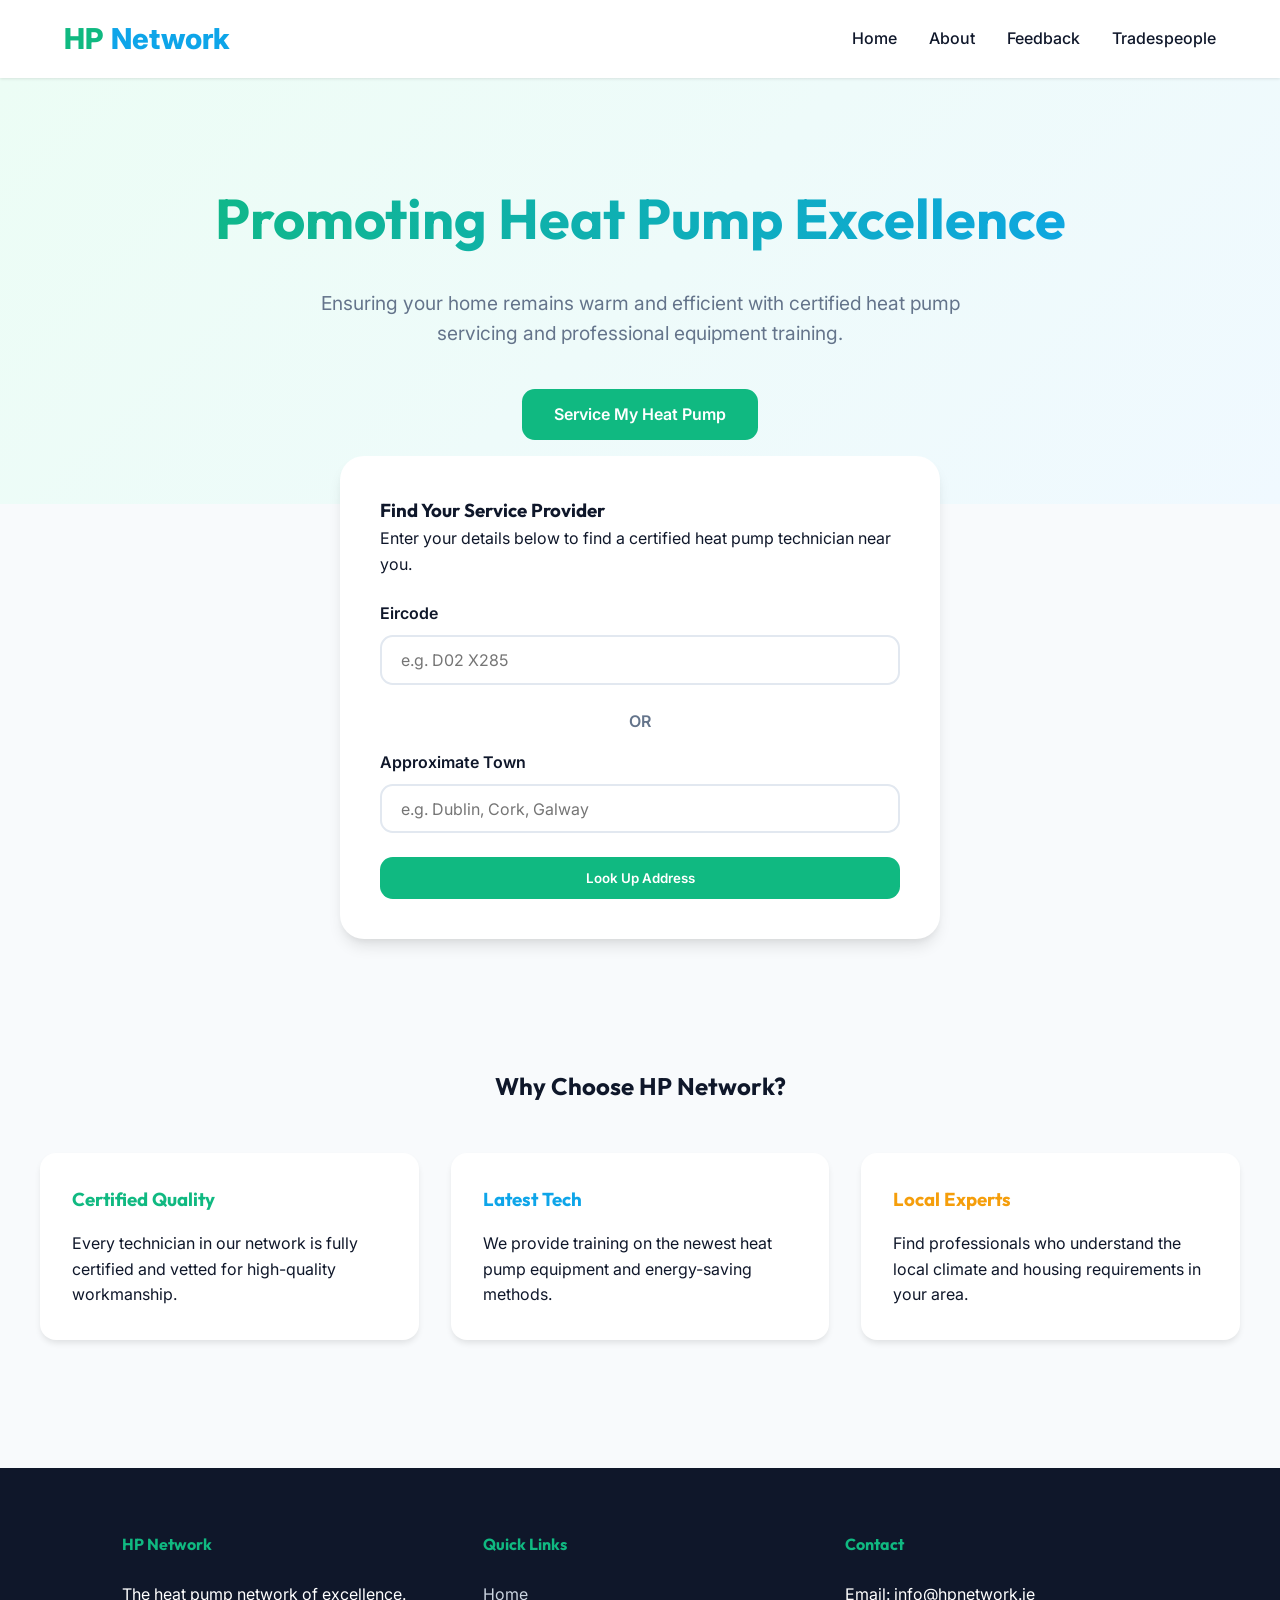
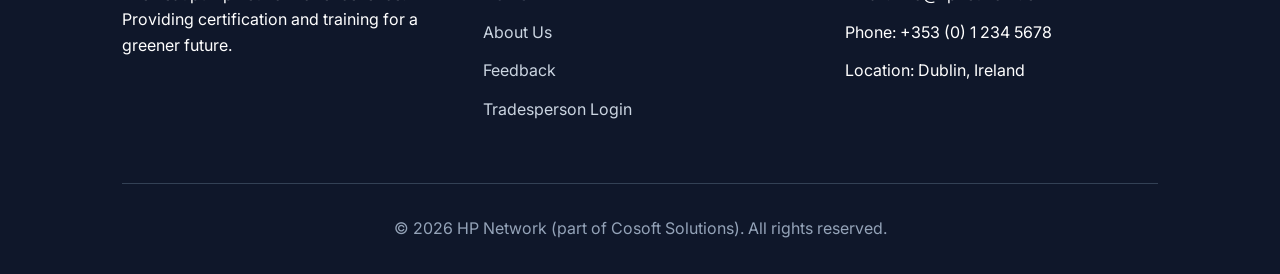
<file: index.html>
<!DOCTYPE html>
<html lang="en">
<head>
    <meta charset="UTF-8">
    <meta name="viewport" content="width=device-width, initial-scale=1.0">
    <title>HP Network | Heat Pump Excellence</title>
    <meta name="description" content="HP Network provides certified heat pump servicing and training for the latest equipment and methods. Find a tradesperson or get your heat pump serviced today.">
    <link rel="stylesheet" href="style.css">
</head>
<body>
    <header>
        <a href="index.html" class="logo">HP<span>Network</span></a>
        <nav>
            <ul>
                <li><a href="index.html">Home</a></li>
                <li><a href="about.html">About</a></li>
                <li><a href="feedback.html">Feedback</a></li>
                <li><a href="#" id="tradesperson-link">Tradespeople</a></li>
            </ul>
        </nav>
    </header>

    <main>
        <section class="hero">
            <div class="container animate-fade-in">
                <h1>Promoting Heat Pump Excellence</h1>
                <p>Ensuring your home remains warm and efficient with certified heat pump servicing and professional equipment training.</p>
                <div class="hero-actions">
                    <a href="#tool" class="btn">Service My Heat Pump</a>
                </div>
            </div>
        </section>

        <section id="tool" class="container">
            <div class="tool-card animate-fade-in" style="animation-delay: 0.2s;">
                <h3>Find Your Service Provider</h3>
                <p style="margin-bottom: 1.5rem;">Enter your details below to find a certified heat pump technician near you.</p>
                
                <div class="input-group">
                    <label for="eircode">Eircode</label>
                    <input type="text" id="eircode" placeholder="e.g. D02 X285">
                </div>
                
                <div style="text-align: center; margin-bottom: 1rem; color: var(--gray); font-weight: 600;">OR</div>
                
                <div class="input-group">
                    <label for="town">Approximate Town</label>
                    <input type="text" id="town" placeholder="e.g. Dublin, Cork, Galway">
                </div>
                
                <button id="lookup-btn" class="btn" style="width: 100%;">Look Up Address</button>

                <div id="results-area" class="results-area">
                    <h4>Address Found:</h4>
                    <p id="display-address"></p>
                    <div style="margin-top: 1rem; display: flex; gap: 1rem;">
                        <button id="confirm-btn" class="btn" style="flex: 1;">Confirm Address</button>
                        <button id="reset-btn" class="btn btn-secondary" style="flex: 1;">Edit</button>
                    </div>
                </div>
            </div>
        </section>

        <section class="section container">
            <h2 style="text-align: center; margin-bottom: 3rem;">Why Choose HP Network?</h2>
            <div class="grid">
                <div class="card">
                    <h3 style="color: var(--primary); margin-bottom: 1rem;">Certified Quality</h3>
                    <p>Every technician in our network is fully certified and vetted for high-quality workmanship.</p>
                </div>
                <div class="card">
                    <h3 style="color: var(--secondary); margin-bottom: 1rem;">Latest Tech</h3>
                    <p>We provide training on the newest heat pump equipment and energy-saving methods.</p>
                </div>
                <div class="card">
                    <h3 style="color: var(--accent); margin-bottom: 1rem;">Local Experts</h3>
                    <p>Find professionals who understand the local climate and housing requirements in your area.</p>
                </div>
            </div>
        </section>
    </main>

    <!-- OTP Modal -->
    <div id="otp-modal" class="modal">
        <div class="modal-content">
            <h3>Tradesperson Access</h3>
            <p>Please enter your email or phone number to receive a one-time access code.</p>
            <form id="otp-form">
                <div class="input-group">
                    <input type="text" id="auth-contact" placeholder="Email or Phone Number" required>
                </div>
                <button type="submit" class="btn" style="width: 100%;">Get One Time Code</button>
            </form>
            <p id="otp-msg" style="margin-top: 1rem; font-size: 0.9rem; display: none;"></p>
        </div>
    </div>

    <footer>
        <div class="container">
            <div class="footer-content">
                <div class="footer-section">
                    <h4>HP Network</h4>
                    <p>The heat pump network of excellence. Providing certification and training for a greener future.</p>
                </div>
                <div class="footer-section">
                    <h4>Quick Links</h4>
                    <ul class="footer-links">
                        <li><a href="index.html">Home</a></li>
                        <li><a href="about.html">About Us</a></li>
                        <li><a href="feedback.html">Feedback</a></li>
                        <li><a href="#" class="trades-link">Tradesperson Login</a></li>
                    </ul>
                </div>
                <div class="footer-section">
                    <h4>Contact</h4>
                    <ul class="footer-links">
                        <li>Email: info@hpnetwork.ie</li>
                        <li>Phone: +353 (0) 1 234 5678</li>
                        <li>Location: Dublin, Ireland</li>
                    </ul>
                </div>
            </div>
            <div style="border-top: 1px solid #334155; padding-top: 2rem; text-align: center; color: #94a3b8;">
                <p>&copy; 2026 HP Network (part of Cosoft Solutions). All rights reserved.</p>
            </div>
        </div>
    </footer>

    <script src="script.js"></script>
</body>
</html>
</file>
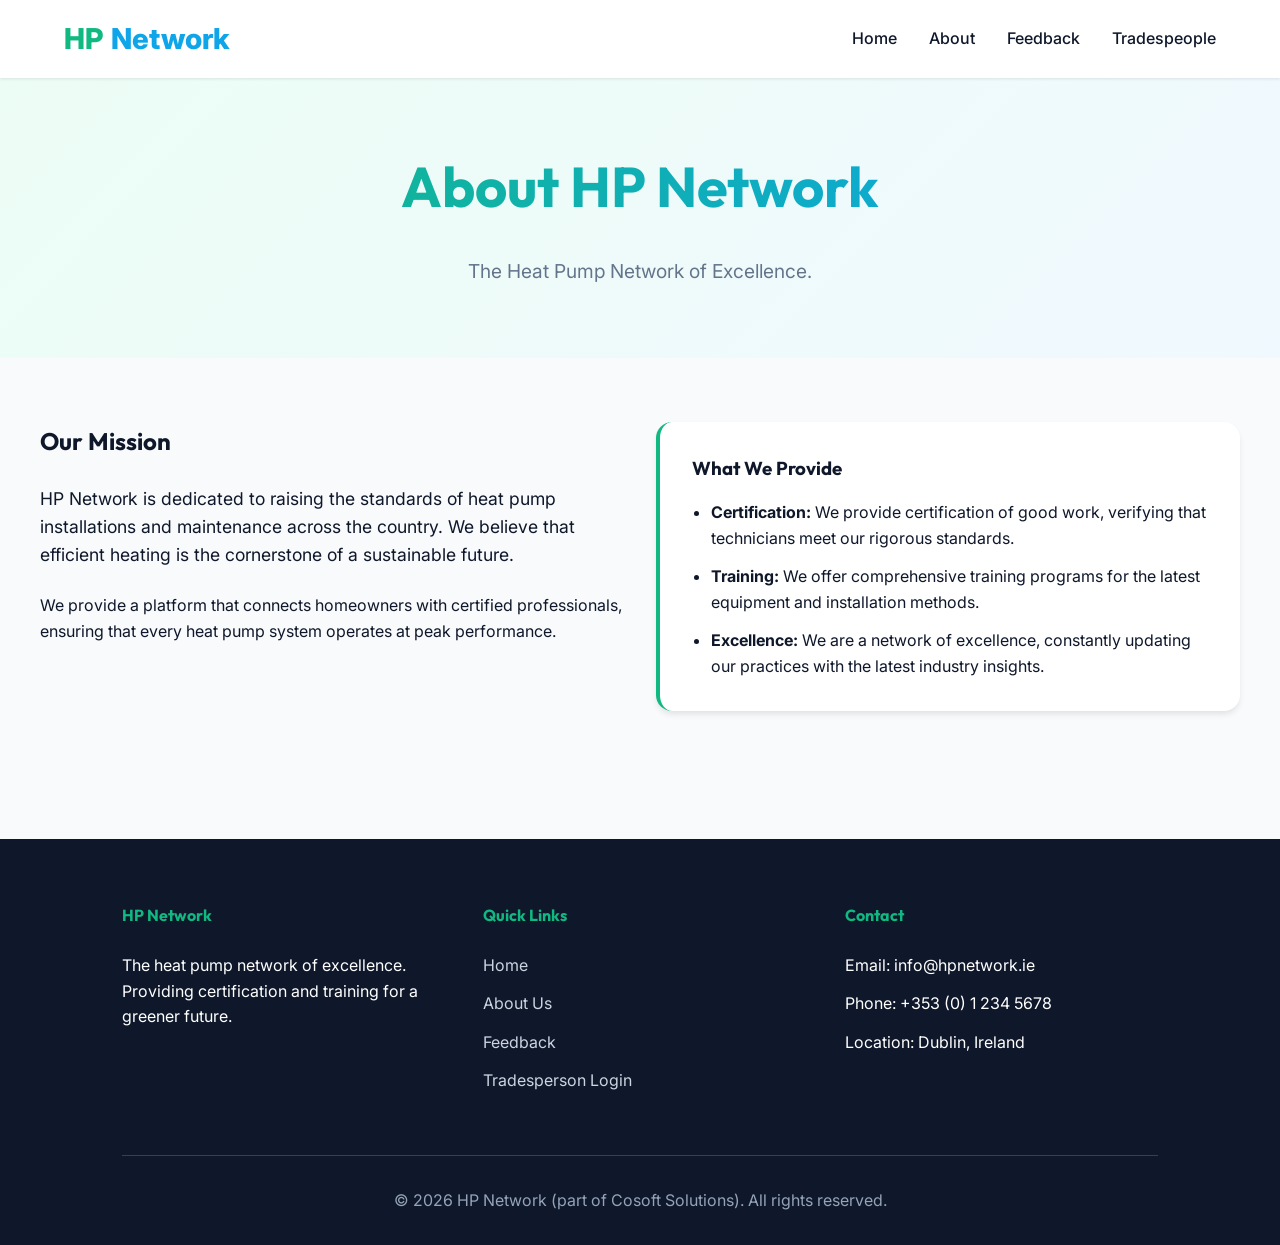
<file: about.html>
<!DOCTYPE html>
<html lang="en">
<head>
    <meta charset="UTF-8">
    <meta name="viewport" content="width=device-width, initial-scale=1.0">
    <title>About Us | HP Network</title>
    <link rel="stylesheet" href="style.css">
</head>
<body>
    <header>
        <a href="index.html" class="logo">HP<span>Network</span></a>
        <nav>
            <ul>
                <li><a href="index.html">Home</a></li>
                <li><a href="about.html">About</a></li>
                <li><a href="feedback.html">Feedback</a></li>
                <li><a href="#" id="tradesperson-link">Tradespeople</a></li>
            </ul>
        </nav>
    </header>

    <main>
        <section class="hero" style="padding: 4rem 5% 2rem;">
            <div class="container animate-fade-in">
                <h1>About HP Network</h1>
                <p>The Heat Pump Network of Excellence.</p>
            </div>
        </section>

        <section class="section container">
            <div class="grid">
                <div class="animate-fade-in" style="animation-delay: 0.1s;">
                    <h2>Our Mission</h2>
                    <p style="margin: 1.5rem 0; font-size: 1.1rem;">HP Network is dedicated to raising the standards of heat pump installations and maintenance across the country. We believe that efficient heating is the cornerstone of a sustainable future.</p>
                    <p>We provide a platform that connects homeowners with certified professionals, ensuring that every heat pump system operates at peak performance.</p>
                </div>
                <div class="animate-fade-in" style="animation-delay: 0.2s;">
                    <div class="card" style="border-left: 4px solid var(--primary);">
                        <h3>What We Provide</h3>
                        <ul style="margin-top: 1rem; padding-left: 1.2rem;">
                            <li style="margin-bottom: 0.8rem;"><strong>Certification:</strong> We provide certification of good work, verifying that technicians meet our rigorous standards.</li>
                            <li style="margin-bottom: 0.8rem;"><strong>Training:</strong> We offer comprehensive training programs for the latest equipment and installation methods.</li>
                            <li><strong>Excellence:</strong> We are a network of excellence, constantly updating our practices with the latest industry insights.</li>
                        </ul>
                    </div>
                </div>
            </div>
        </section>
    </main>

    <!-- OTP Modal (Reuse) -->
    <div id="otp-modal" class="modal">
        <div class="modal-content">
            <h3>Tradesperson Access</h3>
            <p>Please enter your email or phone number to receive a one-time access code.</p>
            <form id="otp-form">
                <div class="input-group">
                    <input type="text" id="auth-contact" placeholder="Email or Phone Number" required>
                </div>
                <button type="submit" class="btn" style="width: 100%;">Get One Time Code</button>
            </form>
            <p id="otp-msg" style="margin-top: 1rem; font-size: 0.9rem; display: none;"></p>
        </div>
    </div>

    <footer>
        <div class="container">
            <div class="footer-content">
                <div class="footer-section">
                    <h4>HP Network</h4>
                    <p>The heat pump network of excellence. Providing certification and training for a greener future.</p>
                </div>
                <div class="footer-section">
                    <h4>Quick Links</h4>
                    <ul class="footer-links">
                        <li><a href="index.html">Home</a></li>
                        <li><a href="about.html">About Us</a></li>
                        <li><a href="feedback.html">Feedback</a></li>
                        <li><a href="#" class="trades-link">Tradesperson Login</a></li>
                    </ul>
                </div>
                <div class="footer-section">
                    <h4>Contact</h4>
                    <ul class="footer-links">
                        <li>Email: info@hpnetwork.ie</li>
                        <li>Phone: +353 (0) 1 234 5678</li>
                        <li>Location: Dublin, Ireland</li>
                    </ul>
                </div>
            </div>
            <div style="border-top: 1px solid #334155; padding-top: 2rem; text-align: center; color: #94a3b8;">
                <p>&copy; 2026 HP Network (part of Cosoft Solutions). All rights reserved.</p>
            </div>
        </div>
    </footer>

    <script src="script.js"></script>
</body>
</html>
</file>
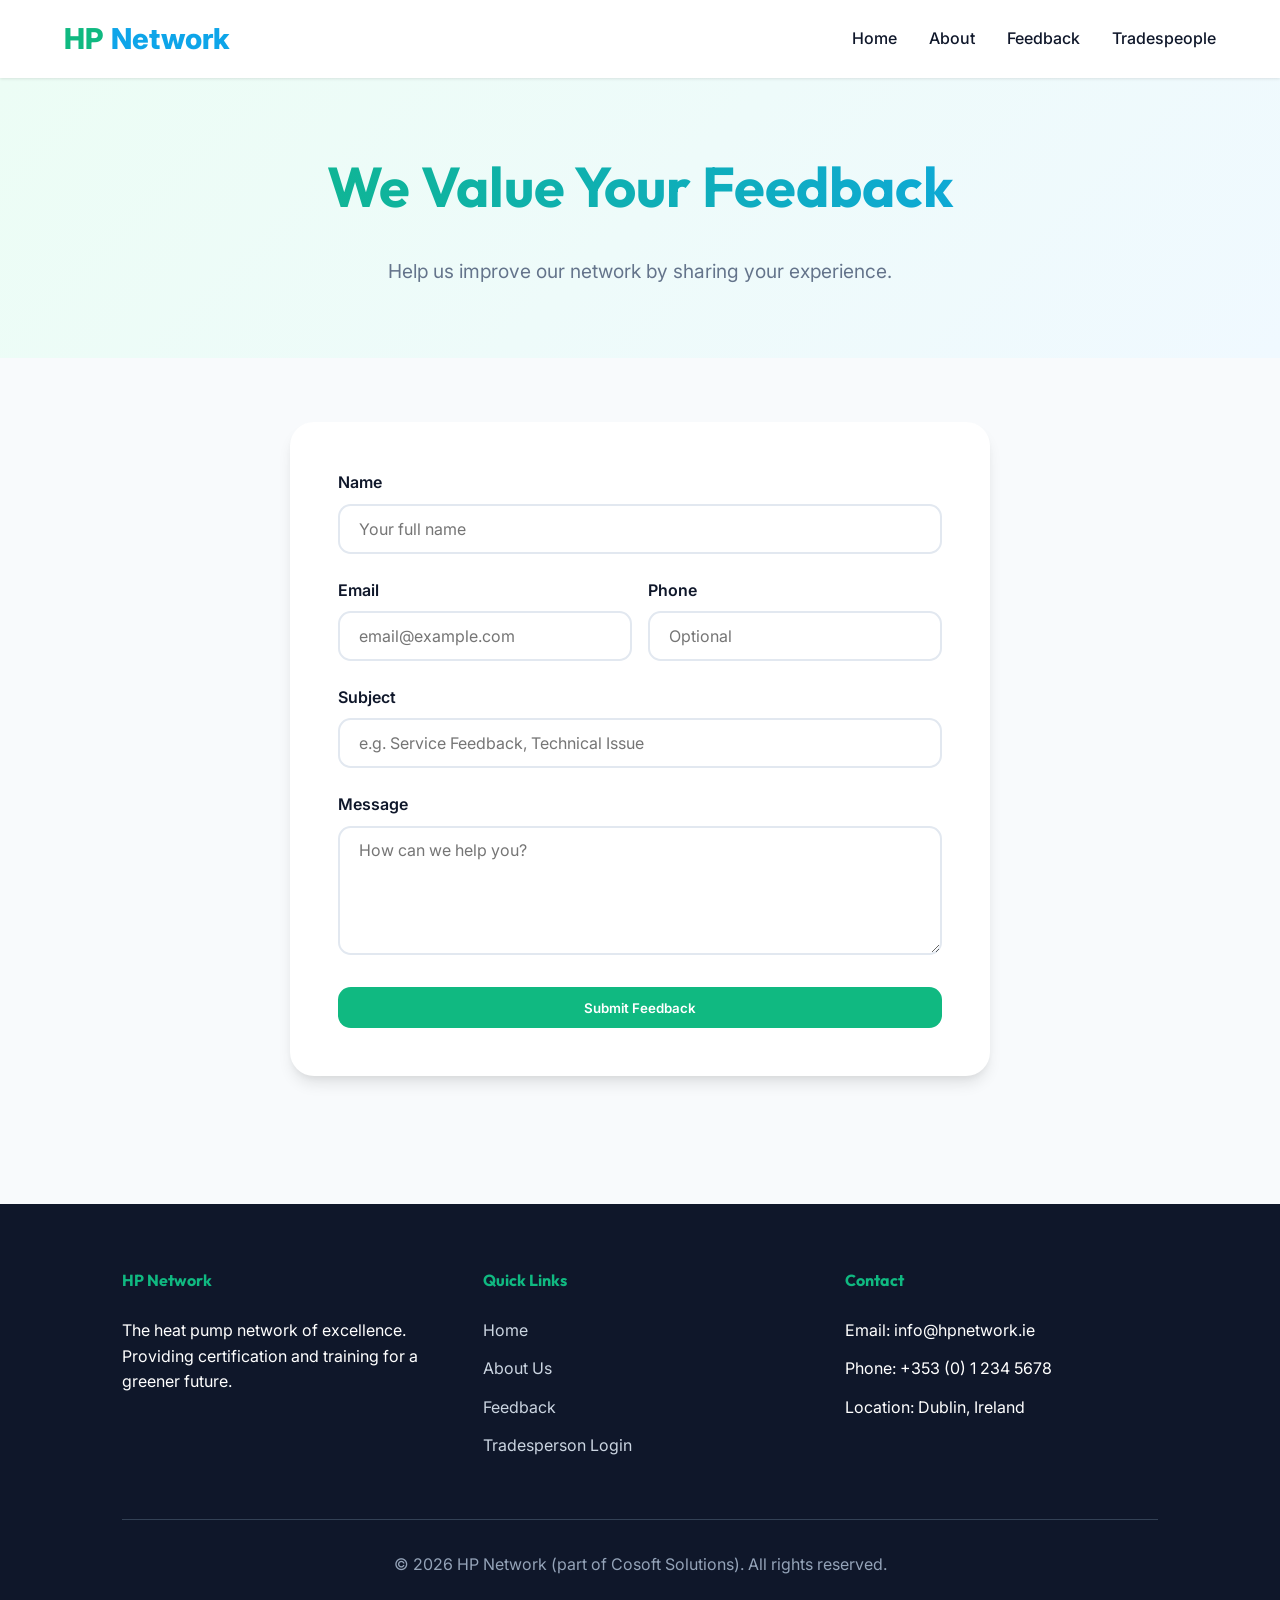
<file: feedback.html>
<!DOCTYPE html>
<html lang="en">
<head>
    <meta charset="UTF-8">
    <meta name="viewport" content="width=device-width, initial-scale=1.0">
    <title>Feedback | HP Network</title>
    <link rel="stylesheet" href="style.css">
</head>
<body>
    <header>
        <a href="index.html" class="logo">HP<span>Network</span></a>
        <nav>
            <ul>
                <li><a href="index.html">Home</a></li>
                <li><a href="about.html">About</a></li>
                <li><a href="feedback.html">Feedback</a></li>
                <li><a href="#" id="tradesperson-link">Tradespeople</a></li>
            </ul>
        </nav>
    </header>

    <main>
        <section class="hero" style="padding: 4rem 5% 2rem;">
            <div class="container animate-fade-in">
                <h1>We Value Your Feedback</h1>
                <p>Help us improve our network by sharing your experience.</p>
            </div>
        </section>

        <section class="section container">
            <div class="feedback-form animate-fade-in">
                <form id="feedback-form">
                    <div class="input-group">
                        <label for="f-name">Name</label>
                        <input type="text" id="f-name" name="name" required placeholder="Your full name">
                    </div>
                    <div class="grid" style="grid-template-columns: 1fr 1fr; gap: 1rem; margin-bottom: 1.5rem;">
                        <div class="input-group" style="margin-bottom: 0;">
                            <label for="f-email">Email</label>
                            <input type="email" id="f-email" name="email" required placeholder="email@example.com">
                        </div>
                        <div class="input-group" style="margin-bottom: 0;">
                            <label for="f-phone">Phone</label>
                            <input type="tel" id="f-phone" name="phone" placeholder="Optional">
                        </div>
                    </div>
                    <div class="input-group">
                        <label for="f-subject">Subject</label>
                        <input type="text" id="f-subject" name="subject" required placeholder="e.g. Service Feedback, Technical Issue">
                    </div>
                    <div class="input-group">
                        <label for="f-message">Message</label>
                        <textarea id="f-message" name="message" rows="5" required placeholder="How can we help you?"></textarea>
                    </div>
                    <button type="submit" class="btn" style="width: 100%;">Submit Feedback</button>
                </form>
                <div id="feedback-success" style="display: none; text-align: center; margin-top: 2rem; color: var(--primary); font-weight: 600;">
                    <p>Thank you! Your feedback has been submitted successfully.</p>
                </div>
            </div>
        </section>
    </main>

    <!-- OTP Modal (Reuse) -->
    <div id="otp-modal" class="modal">
        <div class="modal-content">
            <h3>Tradesperson Access</h3>
            <p>Please enter your email or phone number to receive a one-time access code.</p>
            <form id="otp-form">
                <div class="input-group">
                    <input type="text" id="auth-contact" placeholder="Email or Phone Number" required>
                </div>
                <button type="submit" class="btn" style="width: 100%;">Get One Time Code</button>
            </form>
            <p id="otp-msg" style="margin-top: 1rem; font-size: 0.9rem; display: none;"></p>
        </div>
    </div>

    <footer>
        <div class="container">
            <div class="footer-content">
                <div class="footer-section">
                    <h4>HP Network</h4>
                    <p>The heat pump network of excellence. Providing certification and training for a greener future.</p>
                </div>
                <div class="footer-section">
                    <h4>Quick Links</h4>
                    <ul class="footer-links">
                        <li><a href="index.html">Home</a></li>
                        <li><a href="about.html">About Us</a></li>
                        <li><a href="feedback.html">Feedback</a></li>
                        <li><a href="#" class="trades-link">Tradesperson Login</a></li>
                    </ul>
                </div>
                <div class="footer-section">
                    <h4>Contact</h4>
                    <ul class="footer-links">
                        <li>Email: info@hpnetwork.ie</li>
                        <li>Phone: +353 (0) 1 234 5678</li>
                        <li>Location: Dublin, Ireland</li>
                    </ul>
                </div>
            </div>
            <div style="border-top: 1px solid #334155; padding-top: 2rem; text-align: center; color: #94a3b8;">
                <p>&copy; 2026 HP Network (part of Cosoft Solutions). All rights reserved.</p>
            </div>
        </div>
    </footer>

    <script src="script.js"></script>
</body>
</html>
</file>
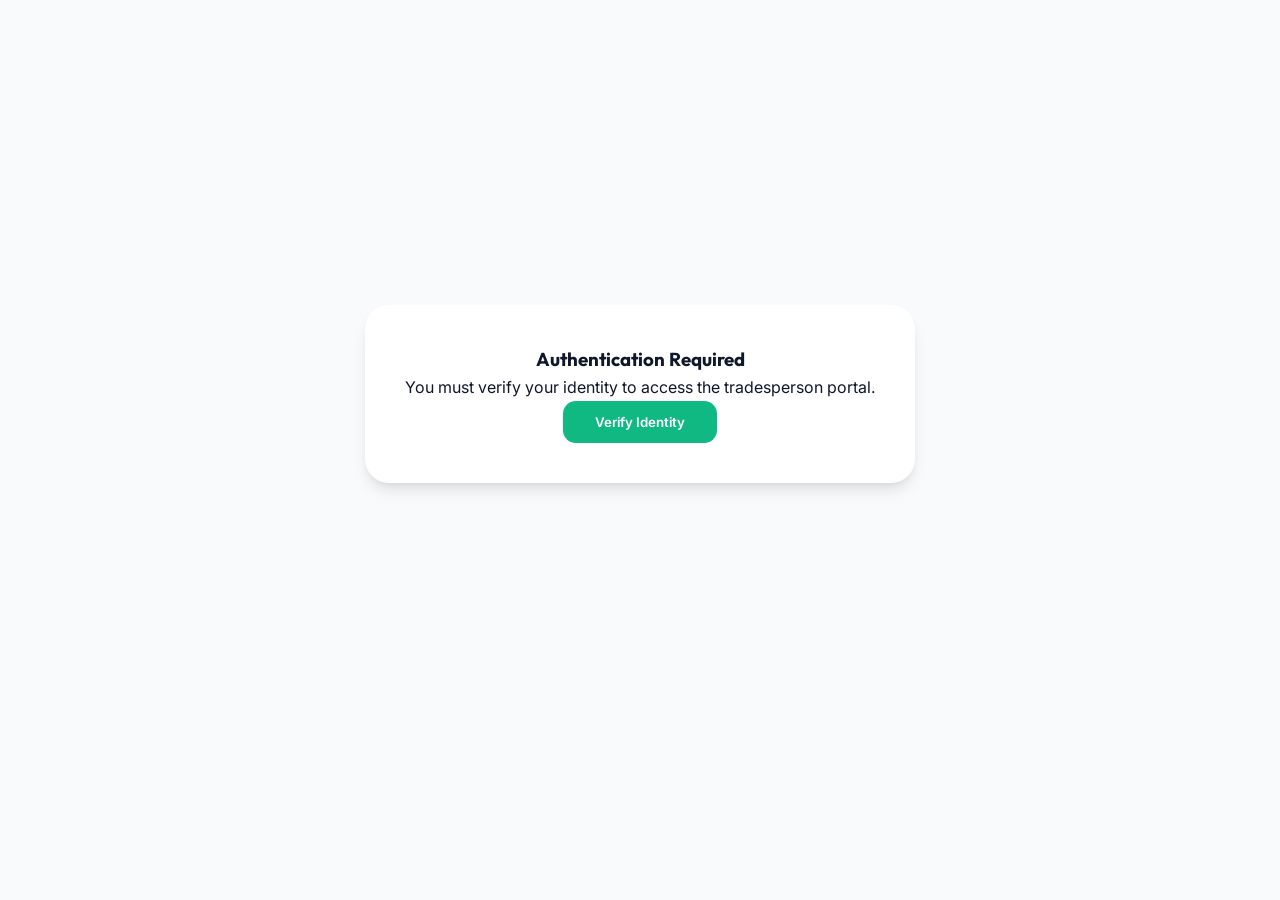
<file: tradesperson.html>
<!DOCTYPE html>
<html lang="en">
<head>
    <meta charset="UTF-8">
    <meta name="viewport" content="width=device-width, initial-scale=1.0">
    <title>Tradesperson Portal | HP Network</title>
    <link rel="stylesheet" href="style.css">
    <style>
        #trades-content { display: none; }
        .auth-overlay {
            position: fixed;
            top: 0;
            left: 0;
            width: 100%;
            height: 100%;
            background: var(--light);
            display: flex;
            justify-content: center;
            align-items: center;
            z-index: 2000;
        }
    </style>
</head>
<body>
    <div id="auth-overlay" class="auth-overlay">
        <div class="tool-card" style="text-align: center;">
            <h3>Authentication Required</h3>
            <p>You must verify your identity to access the tradesperson portal.</p>
            <button id="start-auth-btn" class="btn">Verify Identity</button>
        </div>
    </div>

    <div id="trades-content">
        <header>
            <a href="index.html" class="logo">HP<span>Network</span></a>
            <nav>
                <ul>
                    <li><a href="index.html">Home</a></li>
                    <li><a href="about.html">About</a></li>
                    <li><a href="feedback.html">Feedback</a></li>
                    <li><a href="tradesperson.html" class="active">Portal</a></li>
                </ul>
            </nav>
        </header>

        <main>
            <section class="hero" style="padding: 3rem 5% 1rem;">
                <div class="container">
                    <h1>Tradesperson Portal</h1>
                    <p>Manage your profile and services within the HP Network.</p>
                </div>
            </section>

            <section class="section container">
                <div class="grid" style="grid-template-columns: 1fr 2fr;">
                    <div class="card">
                        <h3>My Profile</h3>
                        <div style="margin-top: 1.5rem; text-align: center;">
                            <div style="width: 100px; height: 100px; background: #e2e8f0; border-radius: 50%; margin: 0 auto 1rem; display: flex; align-items: center; justify-content: center; font-size: 2rem; color: var(--gray);">👤</div>
                            <h4 id="profile-name">Technician Name</h4>
                            <p id="profile-contact" style="color: var(--gray); font-size: 0.9rem;">Email/Phone</p>
                            <button class="btn btn-secondary" style="margin-top: 1rem; padding: 0.5rem 1rem; font-size: 0.8rem;">Edit Profile</button>
                        </div>
                        <hr style="margin: 1.5rem 0; border: none; border-top: 1px solid #e2e8f0;">
                        <h4>Status</h4>
                        <p style="color: var(--primary); font-weight: 600;">✓ Certified Member</p>
                    </div>

                    <div class="card">
                        <h3>My Services</h3>
                        <div id="services-list" style="margin-top: 1.5rem;">
                            <div class="input-group">
                                <label>Service Areas (Towns)</label>
                                <input type="text" placeholder="e.g. Dublin South, Bray, Greystones" value="Dublin City, Rathmines">
                            </div>
                            <div class="input-group">
                                <label>Equipment Specialization</label>
                                <input type="text" placeholder="e.g. Air to Water, Ground Source" value="Air to Water, Hybrid Systems">
                            </div>
                            <div class="input-group">
                                <label>Availability</label>
                                <input type="text" value="Monday - Friday, 9am - 5pm">
                            </div>
                            <button class="btn">Save Changes</button>
                        </div>

                        <h3 style="margin-top: 2.5rem;">Recent Certifications</h3>
                        <div style="background: #f8fafc; padding: 1rem; border-radius: 0.8rem; margin-top: 1rem;">
                            <p><strong>Annual Maintenance Excellence</strong> - Issued: Jan 2026</p>
                            <p style="font-size: 0.8rem; color: var(--gray);">Next renewal due in 8 months.</p>
                        </div>
                    </div>
                </div>
            </section>
        </main>

        <footer>
            <div class="container">
                <div style="text-align: center; color: #94a3b8;">
                    <p>&copy; 2026 HP Network (part of Cosoft Solutions). All rights reserved.</p>
                </div>
            </div>
        </footer>
    </div>

    <!-- OTP Modal (Reuse) -->
    <div id="otp-modal" class="modal">
        <div class="modal-content">
            <h3>Tradesperson Access</h3>
            <p>Please enter your email or phone number to receive a one-time access code.</p>
            <form id="otp-form">
                <div class="input-group">
                    <input type="text" id="auth-contact" placeholder="Email or Phone Number" required>
                </div>
                <button type="submit" class="btn" style="width: 100%;">Get One Time Code</button>
            </form>
            <p id="otp-msg" style="margin-top: 1rem; font-size: 0.9rem; display: none;"></p>
        </div>
    </div>

    <script src="script.js"></script>
    <script>
        // Specific logic for tradesperson page
        document.addEventListener('DOMContentLoaded', () => {
            const isAuth = sessionStorage.getItem('hp_auth');
            if (isAuth) {
                document.getElementById('auth-overlay').style.display = 'none';
                document.getElementById('trades-content').style.display = 'block';
                document.getElementById('profile-contact').textContent = isAuth;
            }

            document.getElementById('start-auth-btn').addEventListener('click', () => {
                document.getElementById('otp-modal').style.display = 'flex';
            });
        });
    </script>
</body>
</html>
</file>
<file: style.css>
@import url('https://fonts.googleapis.com/css2?family=Inter:wght@300;400;500;600;700&family=Outfit:wght@400;600;800&display=swap');

:root {
    --primary: #10b981; /* Emerald 500 */
    --primary-dark: #059669;
    --secondary: #0ea5e9; /* Sky 500 */
    --accent: #f59e0b; /* Amber 500 */
    --dark: #0f172a; /* Slate 900 */
    --light: #f8fafc; /* Slate 50 */
    --gray: #64748b; /* Slate 500 */
    --white: #ffffff;
    --glass: rgba(255, 255, 255, 0.8);
    --glass-border: rgba(255, 255, 255, 0.2);
    --shadow: 0 10px 15px -3px rgba(0, 0, 0, 0.1), 0 4px 6px -2px rgba(0, 0, 0, 0.05);
}

* {
    margin: 0;
    padding: 0;
    box-sizing: border-box;
    font-family: 'Inter', sans-serif;
}

body {
    background-color: var(--light);
    color: var(--dark);
    line-height: 1.6;
    overflow-x: hidden;
}

h1, h2, h3, h4 {
    font-family: 'Outfit', sans-serif;
    font-weight: 700;
}

header {
    background: var(--white);
    padding: 1rem 5%;
    display: flex;
    justify-content: space-between;
    align-items: center;
    position: sticky;
    top: 0;
    z-index: 100;
    box-shadow: 0 1px 3px rgba(0,0,0,0.1);
}

.logo {
    font-size: 1.8rem;
    font-weight: 800;
    color: var(--primary);
    text-decoration: none;
    display: flex;
    align-items: center;
    gap: 0.5rem;
}

.logo span {
    color: var(--secondary);
}

nav ul {
    display: flex;
    list-style: none;
    gap: 2rem;
}

nav a {
    text-decoration: none;
    color: var(--dark);
    font-weight: 500;
    transition: color 0.3s;
}

nav a:hover {
    color: var(--primary);
}

.hero {
    padding: 6rem 5% 4rem;
    text-align: center;
    background: linear-gradient(135deg, #ecfdf5 0%, #f0f9ff 100%);
    position: relative;
}

.hero h1 {
    font-size: 3.5rem;
    margin-bottom: 1.5rem;
    background: linear-gradient(to right, var(--primary), var(--secondary));
    -webkit-background-clip: text;
    -webkit-text-fill-color: transparent;
}

.hero p {
    font-size: 1.2rem;
    color: var(--gray);
    max-width: 700px;
    margin: 0 auto 2.5rem;
}

.container {
    max-width: 1200px;
    margin: 0 auto;
    padding: 0 5%;
}

.tool-card {
    background: var(--white);
    padding: 2.5rem;
    border-radius: 1.5rem;
    box-shadow: var(--shadow);
    max-width: 600px;
    margin: -3rem auto 4rem;
    position: relative;
    z-index: 10;
}

.input-group {
    margin-bottom: 1.5rem;
    text-align: left;
}

.input-group label {
    display: block;
    margin-bottom: 0.5rem;
    font-weight: 600;
}

input[type="text"], input[type="email"], input[type="tel"], textarea {
    width: 100%;
    padding: 0.8rem 1.2rem;
    border: 2px solid #e2e8f0;
    border-radius: 0.8rem;
    font-size: 1rem;
    transition: border-color 0.3s;
}

input:focus {
    outline: none;
    border-color: var(--primary);
}

.btn {
    display: inline-block;
    padding: 0.8rem 2rem;
    background: var(--primary);
    color: var(--white);
    text-decoration: none;
    border-radius: 0.8rem;
    font-weight: 600;
    border: none;
    cursor: pointer;
    transition: transform 0.3s, background 0.3s;
}

.btn:hover {
    background: var(--primary-dark);
    transform: translateY(-2px);
}

.btn-secondary {
    background: var(--secondary);
}

.btn-accent {
    background: var(--accent);
}

.section {
    padding: 4rem 0;
}

.grid {
    display: grid;
    grid-template-columns: repeat(auto-fit, minmax(300px, 1fr));
    gap: 2rem;
}

.card {
    background: var(--white);
    padding: 2rem;
    border-radius: 1rem;
    box-shadow: 0 4px 6px -1px rgba(0, 0, 0, 0.1);
    transition: transform 0.3s;
}

.card:hover {
    transform: translateY(-5px);
}

footer {
    background: var(--dark);
    color: var(--white);
    padding: 4rem 5% 2rem;
    margin-top: 4rem;
}

.footer-content {
    display: grid;
    grid-template-columns: repeat(auto-fit, minmax(200px, 1fr));
    gap: 3rem;
    margin-bottom: 3rem;
}

.footer-section h4 {
    margin-bottom: 1.5rem;
    color: var(--primary);
}

.footer-links {
    list-style: none;
}

.footer-links li {
    margin-bottom: 0.8rem;
}

.footer-links a {
    color: #cbd5e1;
    text-decoration: none;
    transition: color 0.3s;
}

.footer-links a:hover {
    color: var(--white);
}

/* Modal Styling */
.modal {
    display: none;
    position: fixed;
    top: 0;
    left: 0;
    width: 100%;
    height: 100%;
    background: rgba(0, 0, 0, 0.5);
    backdrop-filter: blur(5px);
    z-index: 1000;
    justify-content: center;
    align-items: center;
}

.modal-content {
    background: var(--white);
    padding: 2.5rem;
    border-radius: 1.5rem;
    max-width: 450px;
    width: 90%;
    text-align: center;
    box-shadow: 0 25px 50px -12px rgba(0, 0, 0, 0.25);
}

.modal-content h3 {
    margin-bottom: 1rem;
}

.modal-content p {
    color: var(--gray);
    margin-bottom: 1.5rem;
}

.results-area {
    margin-top: 1.5rem;
    padding: 1.5rem;
    background: #f1f5f9;
    border-radius: 0.8rem;
    display: none;
    text-align: left;
}

.results-area h4 {
    margin-bottom: 0.5rem;
}

/* Feedback Styles */
.feedback-form {
    max-width: 700px;
    margin: 0 auto;
    background: var(--white);
    padding: 3rem;
    border-radius: 1.5rem;
    box-shadow: var(--shadow);
}

/* Animations */
@keyframes fadeIn {
    from { opacity: 0; transform: translateY(20px); }
    to { opacity: 1; transform: translateY(0); }
}

.animate-fade-in {
    animation: fadeIn 0.8s ease-out forwards;
}
</file>
